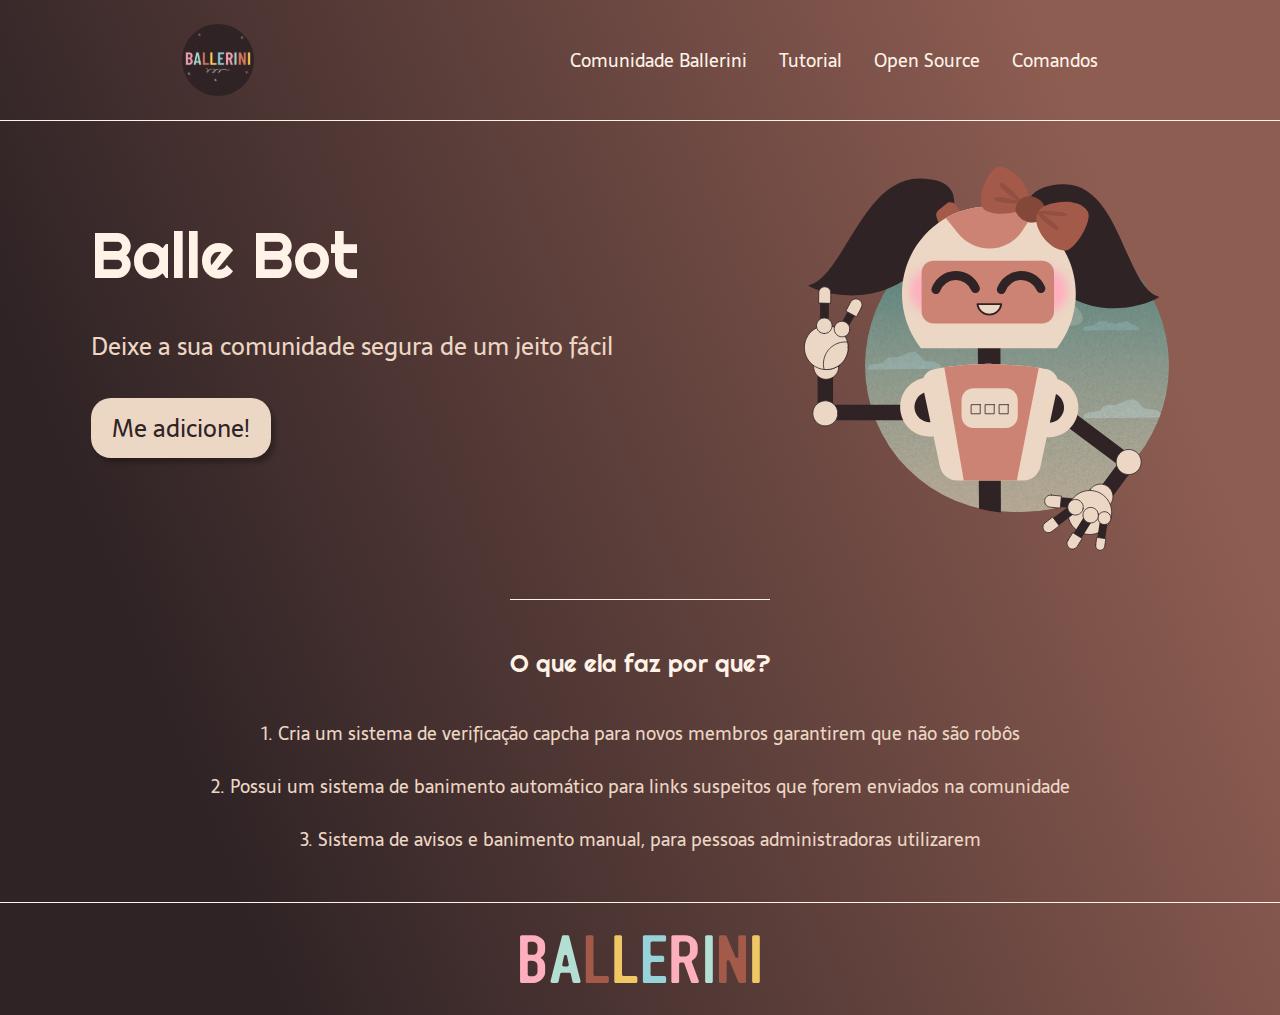
<file: landing-page/index.html>
<!DOCTYPE html>
<html lang="pt-br">
<head>
    <meta charset="UTF-8">
    <meta name="viewport" content="width=device-width, initial-scale=1.0">
    <meta name="description" content="Um bot que irá moderar e deixar sua comunidade segura de um jeito fácil">
    <title>Bale Bot - Landing Page</title>

    <link rel="stylesheet" href="./styles/style.css">
</head>
<body>
    <header class="header">
        <img class="header-image" src="assets/images/logo.svg" alt="Logo">
        <nav class="header-menu">
            <a class="header-menu-item">Comunidade Ballerini</a>
            <a class="header-menu-item">Tutorial</a>
            <a class="header-menu-item">Open Source</a>
            <a class="header-menu-item">Comandos</a>
        </nav>
    </header>
    <main class="content">
        <section class="content-main">
            <div class="content-main-written">
                <h1 class="content-main-written-title">Balle Bot</h1>
                <h2 class="content-main-written-subtitle">Deixe a sua comunidade segura de um jeito fácil</h2>
                <button class="content-main-written-button">Me adicione!</button>
            </div>
            <img class="content-main-image" src="assets/images/imagem-robot.svg" alt="Imagem da Balle Bot">
        </section>
        <section class="content-secondary">
            <h3 class="content-secondary-title">O que ela faz por que?</h3>
            <p class="content-secondary-paragraph">1. Cria um <strong>sistema de verificação capcha</strong> para novos membros garantirem que não são robôs</p>
            <p class="content-secondary-paragraph">2. Possui um <strong>sistema de banimento automático</strong> para links suspeitos que forem enviados na comunidade</p>
            <p class="content-secondary-paragraph">3. <strong>Sistema de avisos e banimento manual</strong>, para pessoas administradoras utilizarem</p>
        </section>
    </main>
    <footer class="footer">
        <img class="footer-image" src="assets/images/ballerini.svg" alt="Logo Ballerini">
    </footer>
</body>
</html>
</file>
<file: landing-page/styles/style.css>
@import url("https://fonts.googleapis.com/css2?family=Righteous&family=Sarala:wght@400;700&display=swap");

* {
    margin: 0;
    padding: 0;
    box-sizing: border-box;
    text-decoration: none;

    /* Config Font padão */
    font-family: "Sarala", sans-serif;
    font-weight: 400;
}

body {
    font-size: 100%;
    background-image: linear-gradient(68.15deg, #2f2325 16.62%, #8e5d52 85.61%);
}

.header {
    padding: 24px;

    display: flex;
    flex-direction: row;
    align-items: center;
    justify-content: space-around;
}

.header-image {
    height: 72px;
}

.header-menu {
    display: flex;
    gap: 32px;
}

.header-menu-item {
    font-size: 18px;
    color: #fff2e7;
}

.header-menu-item:hover {
    cursor: pointer;
    color: hsla(27, 100%, 95%, 0.7);
}

.content {
    margin-bottom: 48px;
    border-top: 0.4px solid #fff2e7;
}

.content-main {
    display: flex;
    flex-direction: row;
    align-items: center;
    justify-content: space-around;
}

.content-main-written {
    display: flex;
    flex-direction: column;
    gap: 32px;
}

.content-main-written-title {
    font-family: "Righteous", cursive;
    font-size: 64px;
    color: #fff2e7;
}

.content-main-written-subtitle {
    font-size: 24px;
    color: #ecd6c4;
}

.content-main-written-button {
    width: 180px;
    height: 60px;
    background-color: #ecd6c4;
    color: #2f2325;
    font-size: 24px;
    border: none;
    box-shadow: 4px 5px 4px rgba(0, 0, 0, 0.25);
    border-radius: 20px;
}

.content-main-written-button:hover {
    cursor: pointer;
    background-color: rgba(236, 214, 196, 0.53);
}

.content-main-image {
    height: 430px;
}

.content-secondary {
    margin-top: 48px;
    display: flex;
    flex-direction: column;
    align-items: center;
    gap: 24px;
}

.content-secondary-title {
    border-top: 0.4px solid #fff2e7;
    margin-bottom: 16px;
    padding-top: 48px;
    font-family: "Righteous", cursive;
    font-size: 24px;
    color: #fff2e7;
}

.content-secondary-paragraph {
    color: #ecd6c4;
    font-weight: 300;
    font-size: 18px;
}

.footer {
    padding: 32px;
    border-top: 0.4px solid #fff2e7;
}

.footer-image {
    height: 48px;
    display: block;
    margin: 0 auto;
}
</file>
